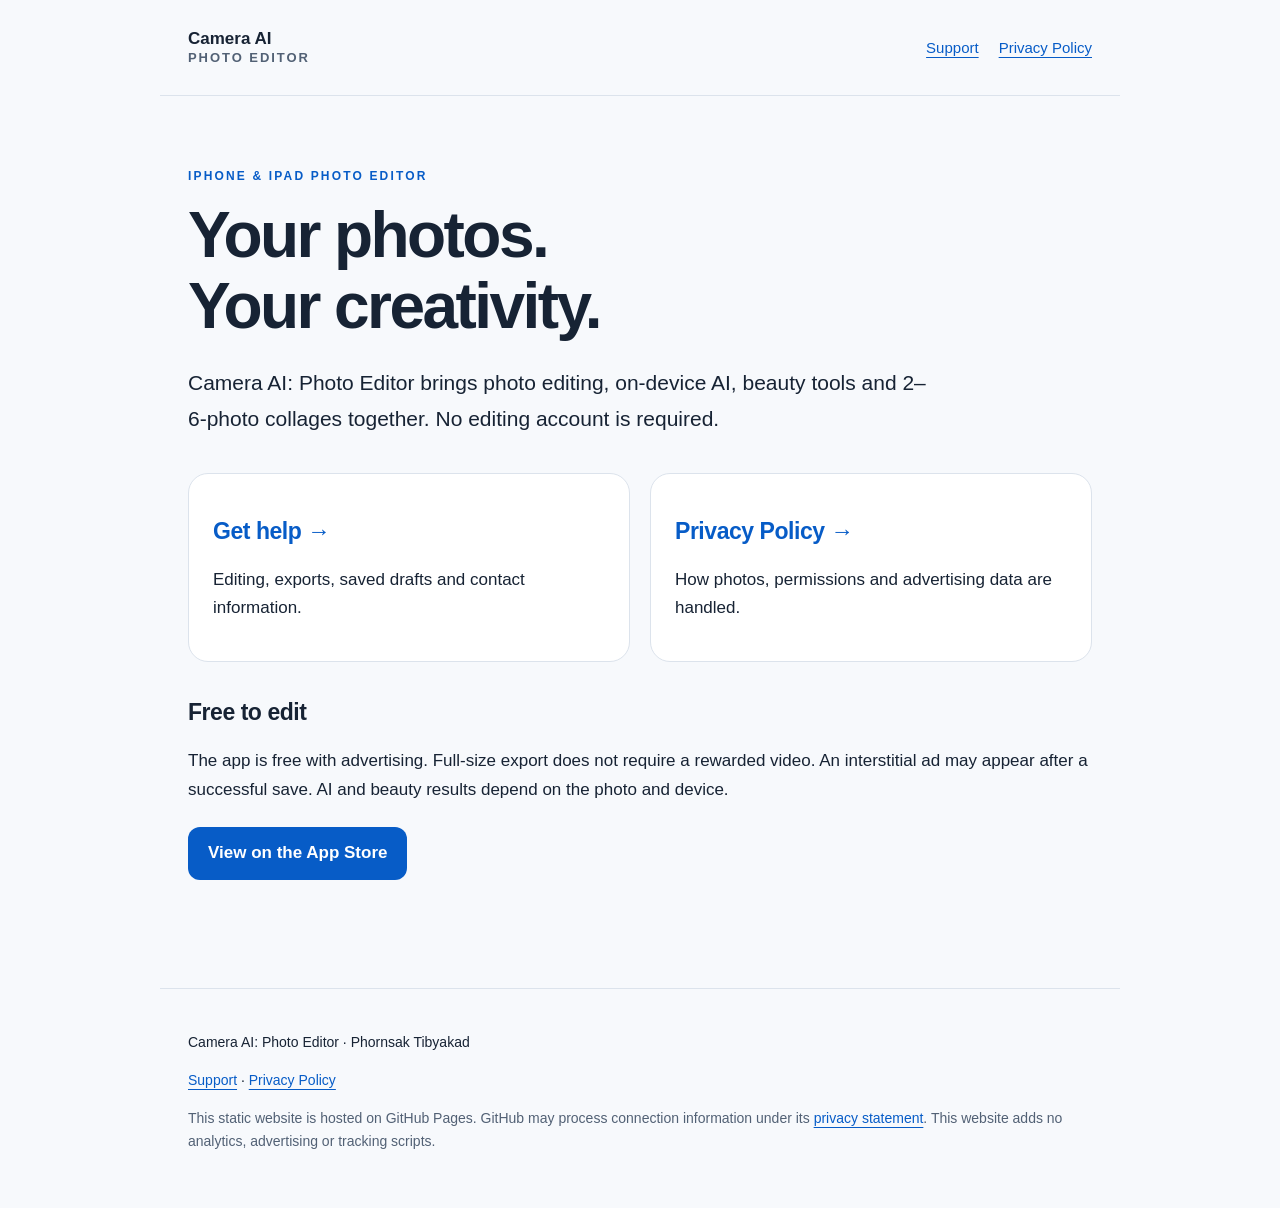
<file: index.html>
<!doctype html>
<html lang="en"><head><meta charset="utf-8"><meta name="viewport" content="width=device-width,initial-scale=1"><meta name="color-scheme" content="light dark"><meta name="description" content="Official privacy and support information for Camera AI: Photo Editor, an iPhone and iPad photo editor."><title>Privacy &amp; Support — Camera AI: Photo Editor</title><link rel="canonical" href="https://phornsak-t.github.io/camera-editor-beauty-support/"><link rel="stylesheet" href="styles.css"></head>
<body><header><a class="brand" href="index.html">Camera AI<span>Photo Editor</span></a><nav aria-label="Main navigation"><a href="support.html">Support</a><a href="privacy.html">Privacy Policy</a></nav></header><main><p class="eyebrow">IPHONE & IPAD PHOTO EDITOR</p><h1>Your photos.<br>Your creativity.</h1><p class="lead">Camera AI: Photo Editor brings photo editing, on-device AI, beauty tools and 2–6-photo collages together. No editing account is required.</p><div class="cards"><a class="card" href="support.html"><h2>Get help →</h2><p>Editing, exports, saved drafts and contact information.</p></a><a class="card" href="privacy.html"><h2>Privacy Policy →</h2><p>How photos, permissions and advertising data are handled.</p></a></div><section><h2>Free to edit</h2><p>The app is free with advertising. Full-size export does not require a rewarded video. An interstitial ad may appear after a successful save. AI and beauty results depend on the photo and device.</p><a class="button" href="https://apps.apple.com/app/id1072042658">View on the App Store</a></section></main><footer><p>Camera AI: Photo Editor · Phornsak Tibyakad</p><a href="support.html">Support</a> · <a href="privacy.html">Privacy Policy</a><p class="muted">This static website is hosted on GitHub Pages. GitHub may process connection information under its <a href="https://docs.github.com/en/site-policy/privacy-policies/github-general-privacy-statement">privacy statement</a>. This website adds no analytics, advertising or tracking scripts.</p></footer></body></html>
</file>
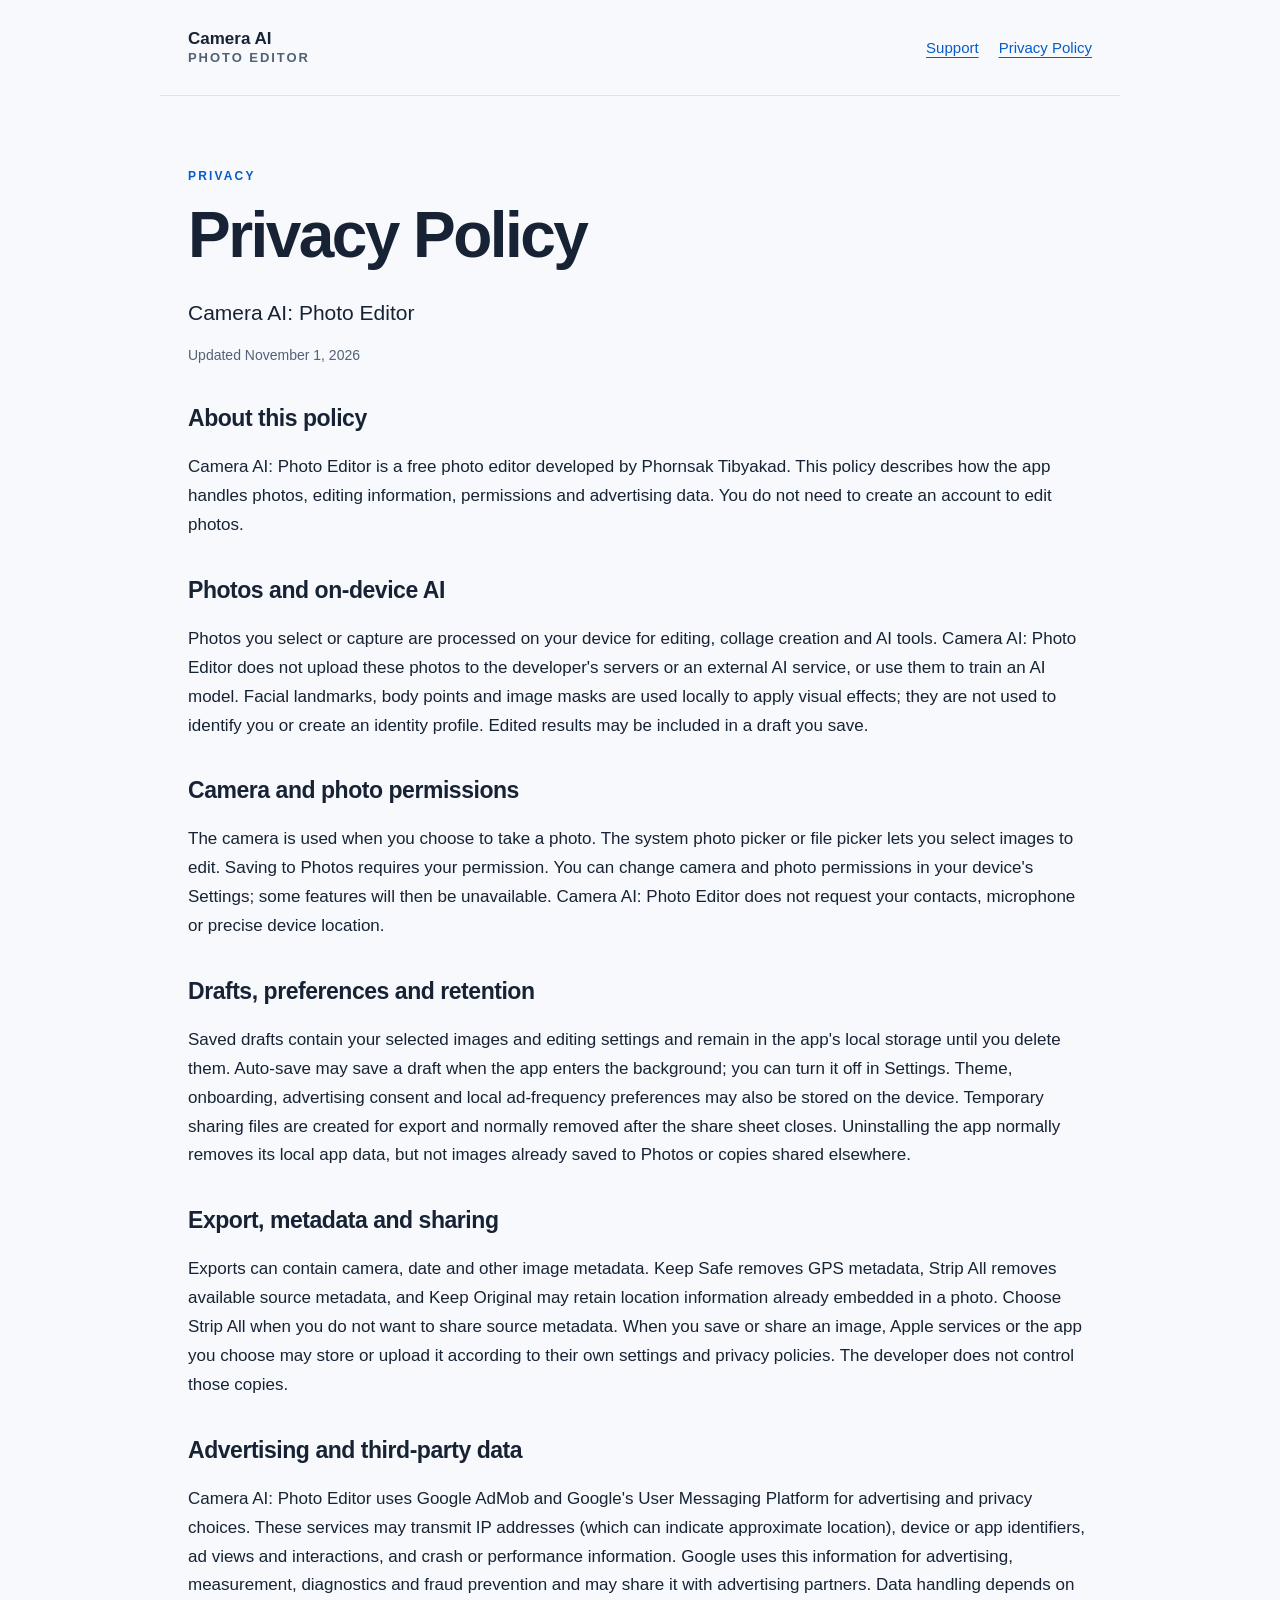
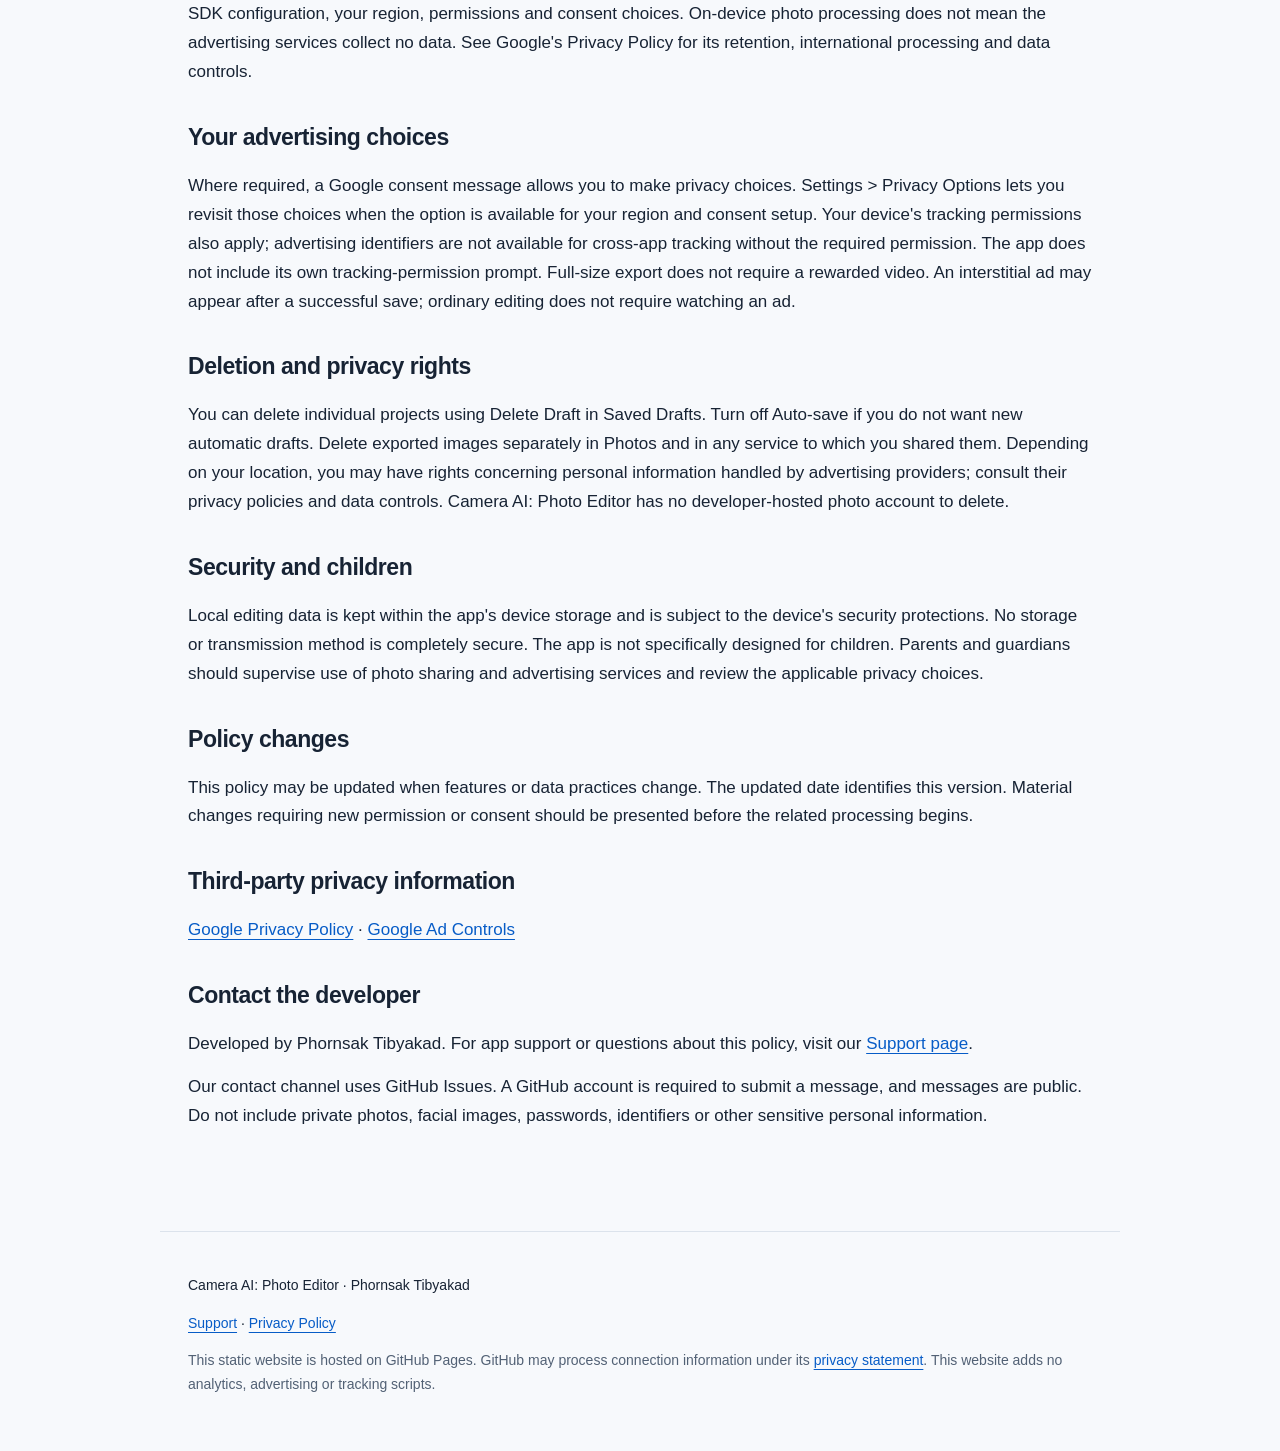
<file: privacy.html>
<!doctype html>
<html lang="en"><head><meta charset="utf-8"><meta name="viewport" content="width=device-width,initial-scale=1"><meta name="color-scheme" content="light dark"><meta name="description" content="Official privacy and support information for Camera AI: Photo Editor, an iPhone and iPad photo editor."><title>Privacy Policy — Camera AI: Photo Editor</title><link rel="canonical" href="https://phornsak-t.github.io/camera-editor-beauty-support/privacy.html"><link rel="stylesheet" href="styles.css"></head>
<body><header><a class="brand" href="index.html">Camera AI<span>Photo Editor</span></a><nav aria-label="Main navigation"><a href="support.html">Support</a><a href="privacy.html">Privacy Policy</a></nav></header><main><p class="eyebrow">PRIVACY</p><h1>Privacy Policy</h1><p class="lead">Camera AI: Photo Editor</p><p class="muted">Updated November 1, 2026</p><section><h2>About this policy</h2><p>Camera AI: Photo Editor is a free photo editor developed by Phornsak Tibyakad. This policy describes how the app handles photos, editing information, permissions and advertising data. You do not need to create an account to edit photos.</p></section>
<section><h2>Photos and on-device AI</h2><p>Photos you select or capture are processed on your device for editing, collage creation and AI tools. Camera AI: Photo Editor does not upload these photos to the developer's servers or an external AI service, or use them to train an AI model. Facial landmarks, body points and image masks are used locally to apply visual effects; they are not used to identify you or create an identity profile. Edited results may be included in a draft you save.</p></section>
<section><h2>Camera and photo permissions</h2><p>The camera is used when you choose to take a photo. The system photo picker or file picker lets you select images to edit. Saving to Photos requires your permission. You can change camera and photo permissions in your device's Settings; some features will then be unavailable. Camera AI: Photo Editor does not request your contacts, microphone or precise device location.</p></section>
<section><h2>Drafts, preferences and retention</h2><p>Saved drafts contain your selected images and editing settings and remain in the app's local storage until you delete them. Auto-save may save a draft when the app enters the background; you can turn it off in Settings. Theme, onboarding, advertising consent and local ad-frequency preferences may also be stored on the device. Temporary sharing files are created for export and normally removed after the share sheet closes. Uninstalling the app normally removes its local app data, but not images already saved to Photos or copies shared elsewhere.</p></section>
<section><h2>Export, metadata and sharing</h2><p>Exports can contain camera, date and other image metadata. Keep Safe removes GPS metadata, Strip All removes available source metadata, and Keep Original may retain location information already embedded in a photo. Choose Strip All when you do not want to share source metadata. When you save or share an image, Apple services or the app you choose may store or upload it according to their own settings and privacy policies. The developer does not control those copies.</p></section>
<section><h2>Advertising and third-party data</h2><p>Camera AI: Photo Editor uses Google AdMob and Google's User Messaging Platform for advertising and privacy choices. These services may transmit IP addresses (which can indicate approximate location), device or app identifiers, ad views and interactions, and crash or performance information. Google uses this information for advertising, measurement, diagnostics and fraud prevention and may share it with advertising partners. Data handling depends on SDK configuration, your region, permissions and consent choices. On-device photo processing does not mean the advertising services collect no data. See Google's Privacy Policy for its retention, international processing and data controls.</p></section>
<section><h2>Your advertising choices</h2><p>Where required, a Google consent message allows you to make privacy choices. Settings &gt; Privacy Options lets you revisit those choices when the option is available for your region and consent setup. Your device's tracking permissions also apply; advertising identifiers are not available for cross-app tracking without the required permission. The app does not include its own tracking-permission prompt. Full-size export does not require a rewarded video. An interstitial ad may appear after a successful save; ordinary editing does not require watching an ad.</p></section>
<section><h2>Deletion and privacy rights</h2><p>You can delete individual projects using Delete Draft in Saved Drafts. Turn off Auto-save if you do not want new automatic drafts. Delete exported images separately in Photos and in any service to which you shared them. Depending on your location, you may have rights concerning personal information handled by advertising providers; consult their privacy policies and data controls. Camera AI: Photo Editor has no developer-hosted photo account to delete.</p></section>
<section><h2>Security and children</h2><p>Local editing data is kept within the app's device storage and is subject to the device's security protections. No storage or transmission method is completely secure. The app is not specifically designed for children. Parents and guardians should supervise use of photo sharing and advertising services and review the applicable privacy choices.</p></section>
<section><h2>Policy changes</h2><p>This policy may be updated when features or data practices change. The updated date identifies this version. Material changes requiring new permission or consent should be presented before the related processing begins.</p></section><section><h2>Third-party privacy information</h2><p><a href="https://policies.google.com/privacy">Google Privacy Policy</a> · <a href="https://myadcenter.google.com/">Google Ad Controls</a></p></section><section><h2>Contact the developer</h2><p>Developed by Phornsak Tibyakad. For app support or questions about this policy, visit our <a href="support.html">Support page</a>.</p><p>Our contact channel uses GitHub Issues. A GitHub account is required to submit a message, and messages are public. Do not include private photos, facial images, passwords, identifiers or other sensitive personal information.</p></section></main><footer><p>Camera AI: Photo Editor · Phornsak Tibyakad</p><a href="support.html">Support</a> · <a href="privacy.html">Privacy Policy</a><p class="muted">This static website is hosted on GitHub Pages. GitHub may process connection information under its <a href="https://docs.github.com/en/site-policy/privacy-policies/github-general-privacy-statement">privacy statement</a>. This website adds no analytics, advertising or tracking scripts.</p></footer></body></html>
</file>
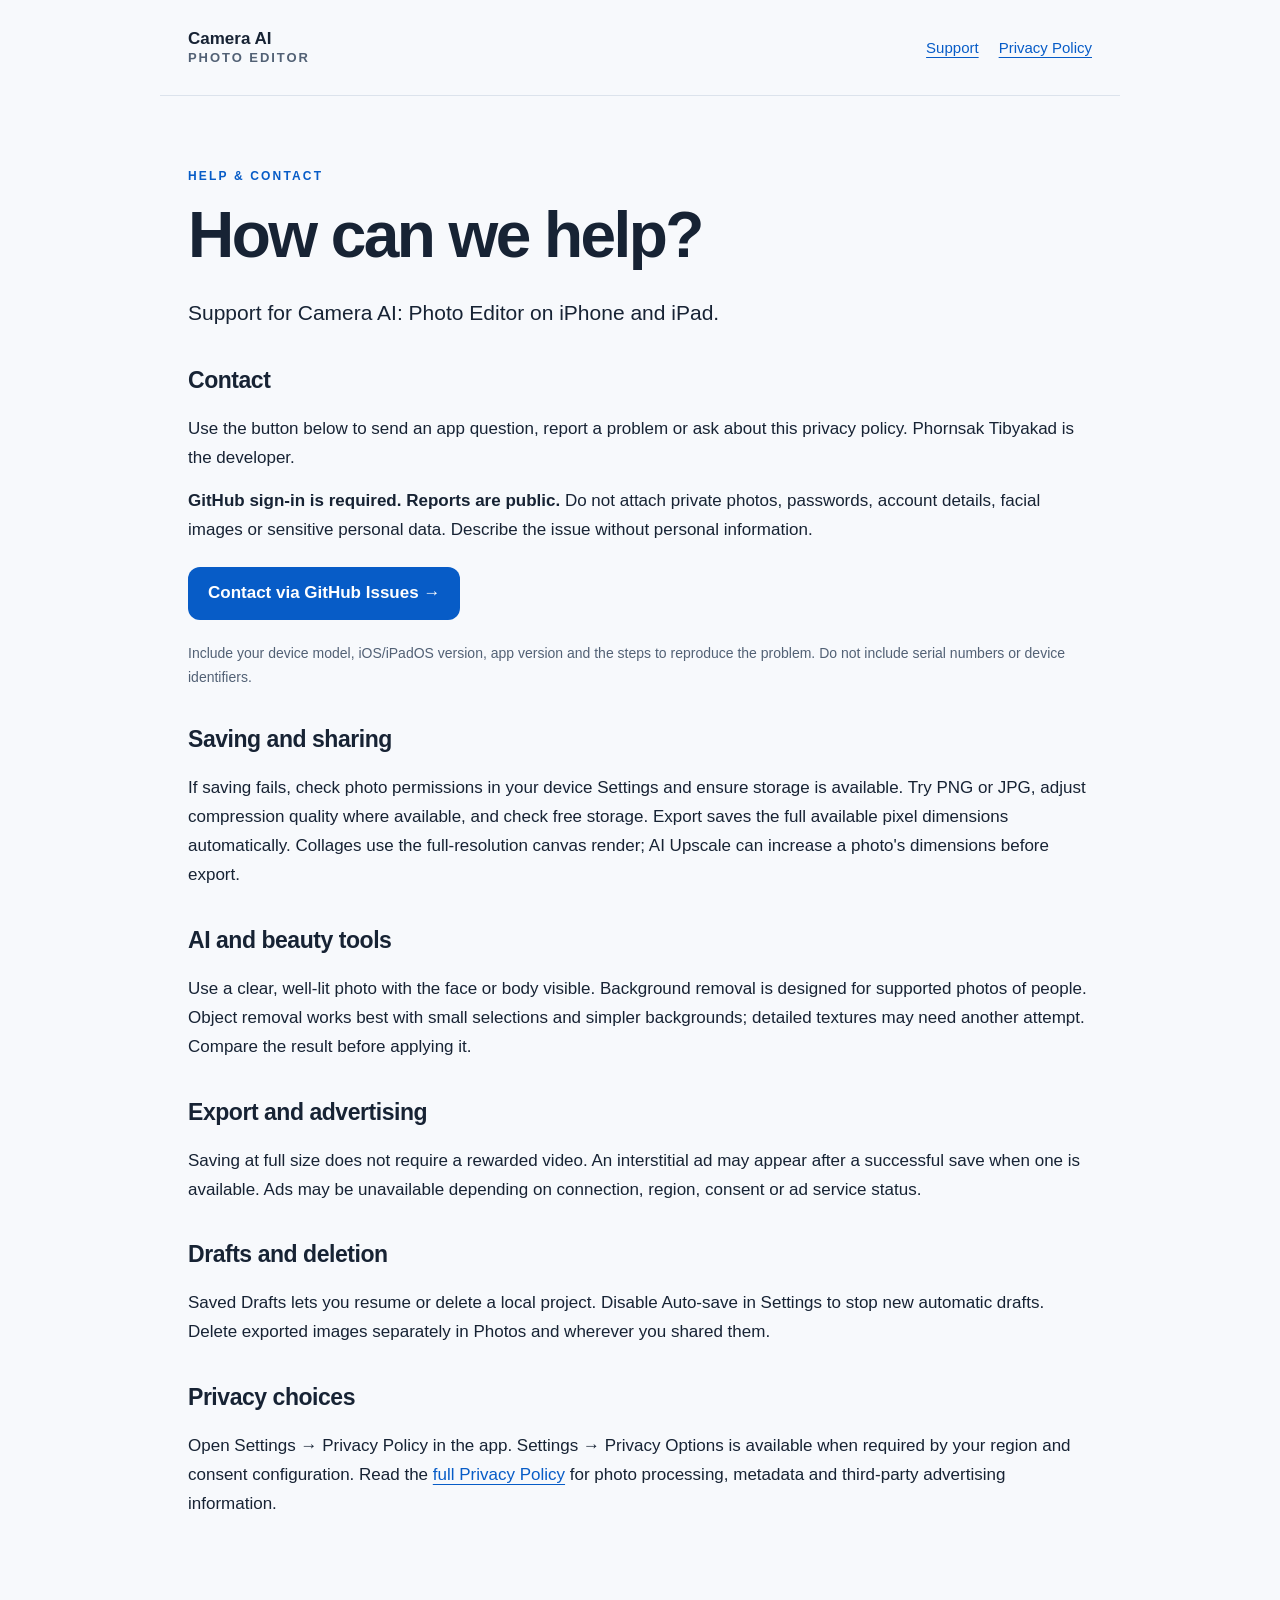
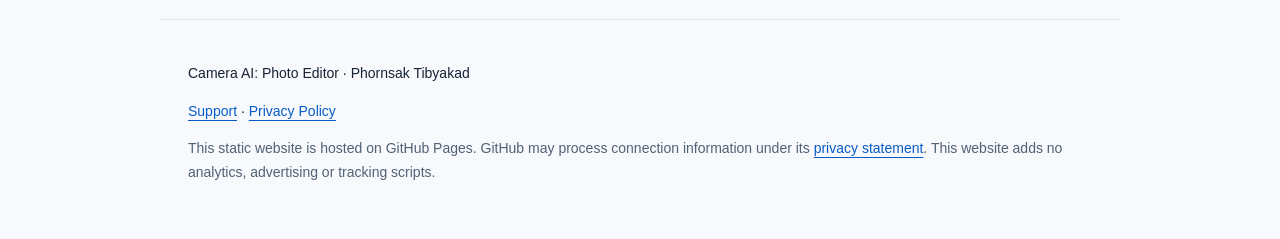
<file: support.html>
<!doctype html>
<html lang="en"><head><meta charset="utf-8"><meta name="viewport" content="width=device-width,initial-scale=1"><meta name="color-scheme" content="light dark"><meta name="description" content="Official privacy and support information for Camera AI: Photo Editor, an iPhone and iPad photo editor."><title>Support — Camera AI: Photo Editor</title><link rel="canonical" href="https://phornsak-t.github.io/camera-editor-beauty-support/support.html"><link rel="stylesheet" href="styles.css"></head>
<body><header><a class="brand" href="index.html">Camera AI<span>Photo Editor</span></a><nav aria-label="Main navigation"><a href="support.html">Support</a><a href="privacy.html">Privacy Policy</a></nav></header><main><p class="eyebrow">HELP & CONTACT</p><h1>How can we help?</h1><p class="lead">Support for Camera AI: Photo Editor on iPhone and iPad.</p><section><h2>Contact</h2><p>Use the button below to send an app question, report a problem or ask about this privacy policy. Phornsak Tibyakad is the developer.</p><p><strong>GitHub sign-in is required. Reports are public.</strong> Do not attach private photos, passwords, account details, facial images or sensitive personal data. Describe the issue without personal information.</p><a class="button" href="https://github.com/phornsak-t/camera-editor-beauty-support/issues/new">Contact via GitHub Issues →</a><p class="muted">Include your device model, iOS/iPadOS version, app version and the steps to reproduce the problem. Do not include serial numbers or device identifiers.</p></section><section><h2>Saving and sharing</h2><p>If saving fails, check photo permissions in your device Settings and ensure storage is available. Try PNG or JPG, adjust compression quality where available, and check free storage. Export saves the full available pixel dimensions automatically. Collages use the full-resolution canvas render; AI Upscale can increase a photo's dimensions before export.</p></section><section><h2>AI and beauty tools</h2><p>Use a clear, well-lit photo with the face or body visible. Background removal is designed for supported photos of people. Object removal works best with small selections and simpler backgrounds; detailed textures may need another attempt. Compare the result before applying it.</p></section><section><h2>Export and advertising</h2><p>Saving at full size does not require a rewarded video. An interstitial ad may appear after a successful save when one is available. Ads may be unavailable depending on connection, region, consent or ad service status.</p></section><section><h2>Drafts and deletion</h2><p>Saved Drafts lets you resume or delete a local project. Disable Auto-save in Settings to stop new automatic drafts. Delete exported images separately in Photos and wherever you shared them.</p></section><section><h2>Privacy choices</h2><p>Open Settings → Privacy Policy in the app. Settings → Privacy Options is available when required by your region and consent configuration. Read the <a href="privacy.html">full Privacy Policy</a> for photo processing, metadata and third-party advertising information.</p></section></main><footer><p>Camera AI: Photo Editor · Phornsak Tibyakad</p><a href="support.html">Support</a> · <a href="privacy.html">Privacy Policy</a><p class="muted">This static website is hosted on GitHub Pages. GitHub may process connection information under its <a href="https://docs.github.com/en/site-policy/privacy-policies/github-general-privacy-statement">privacy statement</a>. This website adds no analytics, advertising or tracking scripts.</p></footer></body></html>
</file>
<file: styles.css>
:root{font-family:-apple-system,BlinkMacSystemFont,"Segoe UI",sans-serif;color:#172334;background:#f7f9fc;font-size:17px;line-height:1.7;color-scheme:light dark;--muted:#526175;--line:#dce3ec;--card:#fff;--accent:#075cc7}
*{box-sizing:border-box}body{margin:0}header,main,footer{max-width:960px;margin:auto;padding:28px}header{display:flex;justify-content:space-between;align-items:center;gap:20px;border-bottom:1px solid var(--line)}a{color:var(--accent);text-underline-offset:4px}a:focus-visible{outline:3px solid var(--accent);outline-offset:5px;border-radius:4px}.brand{color:inherit;font-weight:750;text-decoration:none;line-height:1.3}.brand span{display:block;color:var(--muted);font-size:13px;letter-spacing:.15em;text-transform:uppercase}nav{display:flex;gap:20px;font-size:15px}main{padding-top:56px;min-height:60vh}h1{font-size:clamp(36px,7vw,64px);line-height:1.1;letter-spacing:-.04em;margin:12px 0 24px}h2{font-size:23px;line-height:1.3;letter-spacing:-.02em}p{margin:14px 0}.lead{font-size:21px;max-width:750px}.eyebrow{color:var(--accent);font-size:12px;letter-spacing:.18em;font-weight:750}.muted{color:var(--muted);font-size:14px}section{margin:36px 0}.cards{display:grid;grid-template-columns:1fr 1fr;gap:20px;margin:36px 0}.card{background:var(--card);border:1px solid var(--line);border-radius:20px;padding:24px;text-decoration:none;color:inherit}.card h2{color:var(--accent)}.button{display:inline-block;background:var(--accent);color:#fff;border-radius:12px;padding:12px 20px;text-decoration:none;font-weight:650;margin:8px 0}footer{border-top:1px solid var(--line);font-size:14px;margin-top:36px;padding-bottom:40px}
@media(prefers-color-scheme:dark){:root{color:#edf2fa;background:#10151d;--muted:#b0bdce;--line:#303b4c;--card:#1a2330;--accent:#82b8ff}.button{color:#10151d}}
@media(max-width:600px){header{align-items:flex-start;flex-direction:column}header,main,footer{padding-left:22px;padding-right:22px}main{padding-top:32px}.cards{grid-template-columns:1fr}nav{flex-wrap:wrap}h1{font-size:42px}}
</file>
